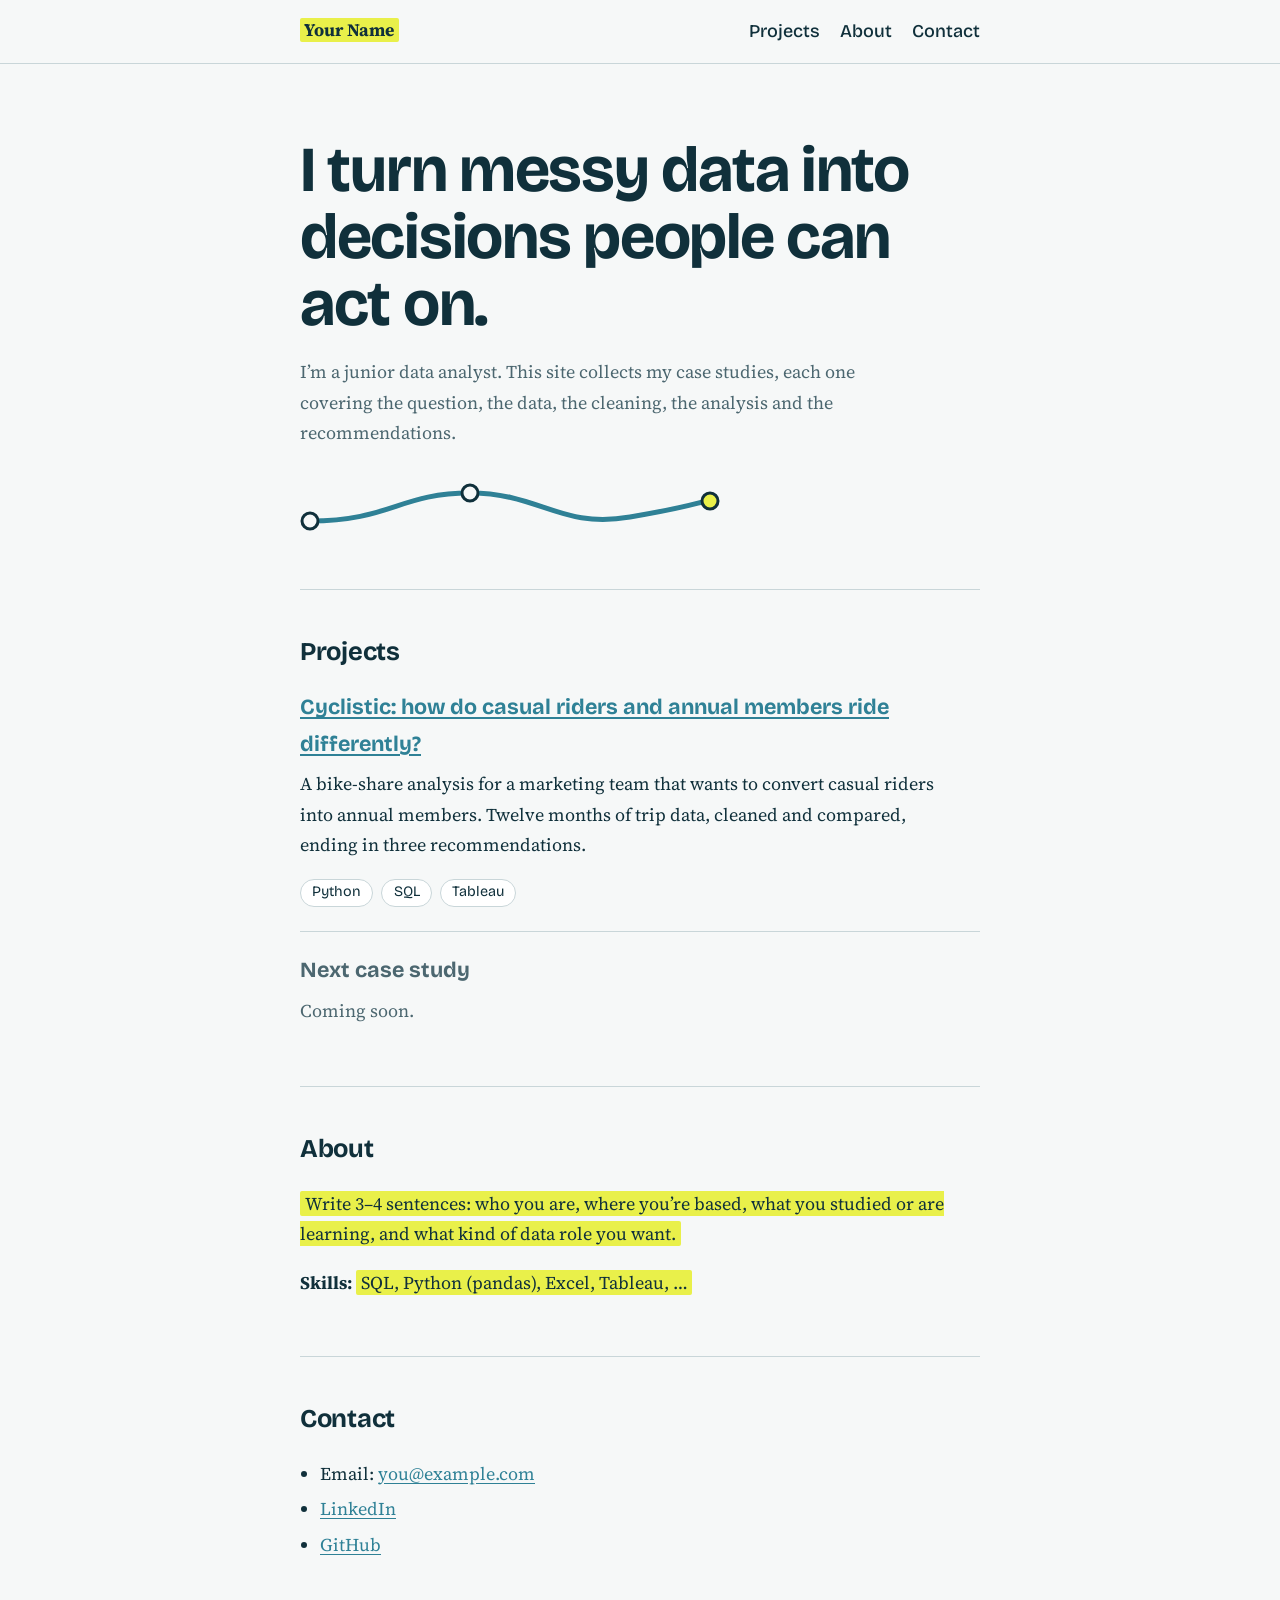
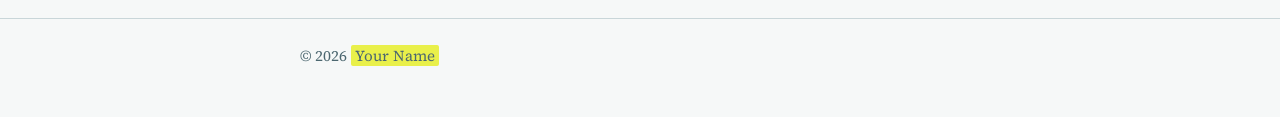
<file: index.html>
<!DOCTYPE html>
<html lang="en">
<head>
<meta charset="utf-8">
<meta name="viewport" content="width=device-width, initial-scale=1">
<title>Your Name – Data Analyst Portfolio</title>
<meta name="description" content="Portfolio of a junior data analyst: case studies in SQL, Python and data visualization.">
<link rel="preconnect" href="https://fonts.googleapis.com">
<link href="https://fonts.googleapis.com/css2?family=Bricolage+Grotesque:wght@500;700&family=Source+Serif+4:wght@400;600&display=swap" rel="stylesheet">
<link rel="stylesheet" href="style.css">
</head>
<body>
<header><div class="wrap">
  <a class="brand" href="index.html"><span class="todo">Your Name</span></a>
  <nav aria-label="Main"><a href="#projects">Projects</a><a href="#about">About</a><a href="#contact">Contact</a></nav>
</div></header>
<main class="wrap">
  <div class="hero">
    <h1>I turn messy data into decisions people can act on.</h1>
    <p>I’m a junior data analyst. This site collects my case studies, each one covering the question, the data, the cleaning, the analysis and the recommendations.</p>
    <svg class="route" viewBox="0 0 420 60" role="img" aria-label="A bike route connecting three stations">
      <path d="M10 40 C90 40 100 12 170 12 S260 48 330 36 S400 20 410 20" fill="none" stroke="#2F8196" stroke-width="5" stroke-linecap="round"/>
      <circle cx="10" cy="40" r="8" fill="#F6F8F8" stroke="#10303B" stroke-width="3"/>
      <circle cx="170" cy="12" r="8" fill="#F6F8F8" stroke="#10303B" stroke-width="3"/>
      <circle cx="410" cy="20" r="8" fill="#E9F04A" stroke="#10303B" stroke-width="3"/>
    </svg>
  </div>

  <section id="projects">
    <h2>Projects</h2>
    <article class="project">
      <h3><a href="cyclistic.html">Cyclistic: how do casual riders and annual members ride differently?</a></h3>
      <p>A bike-share analysis for a marketing team that wants to convert casual riders into annual members. Twelve months of trip data, cleaned and compared, ending in three recommendations.</p>
      <ul class="tags"><li>Python</li><li>SQL</li><li>Tableau</li></ul>
    </article>
    <article class="project soon">
      <h3>Next case study</h3>
      <p>Coming soon.</p>
    </article>
  </section>

  <section id="about">
    <h2>About</h2>
    <p><span class="todo">Write 3–4 sentences: who you are, where you’re based, what you studied or are learning, and what kind of data role you want.</span></p>
    <p><strong>Skills:</strong> <span class="todo">SQL, Python (pandas), Excel, Tableau, …</span></p>
  </section>

  <section id="contact">
    <h2>Contact</h2>
    <ul>
      <li>Email: <a href="mailto:you@example.com">you@example.com</a></li>
      <li><a href="https://www.linkedin.com/in/your-profile">LinkedIn</a></li>
      <li><a href="https://github.com/your-username">GitHub</a></li>
    </ul>
  </section>
</main>
<footer><div class="wrap">© 2026 <span class="todo">Your Name</span></div></footer>
</body>
</html>
</file>
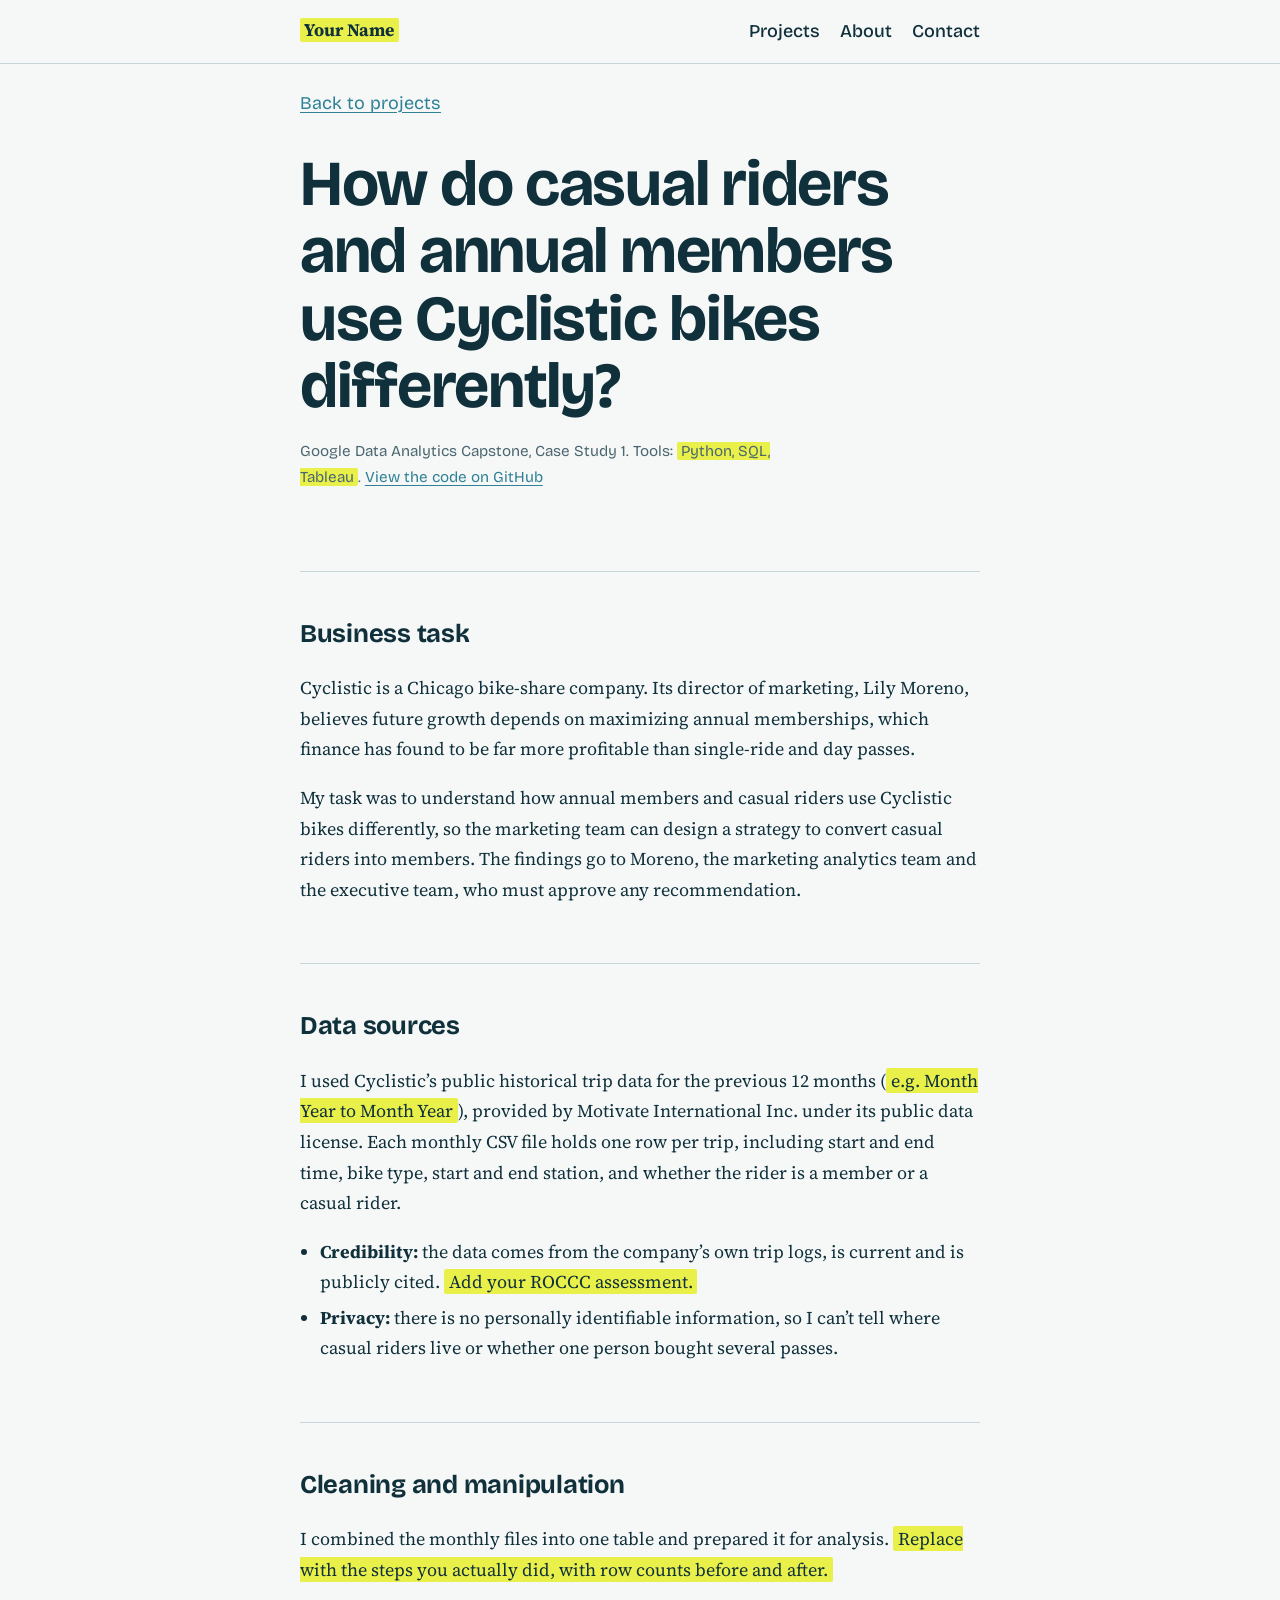
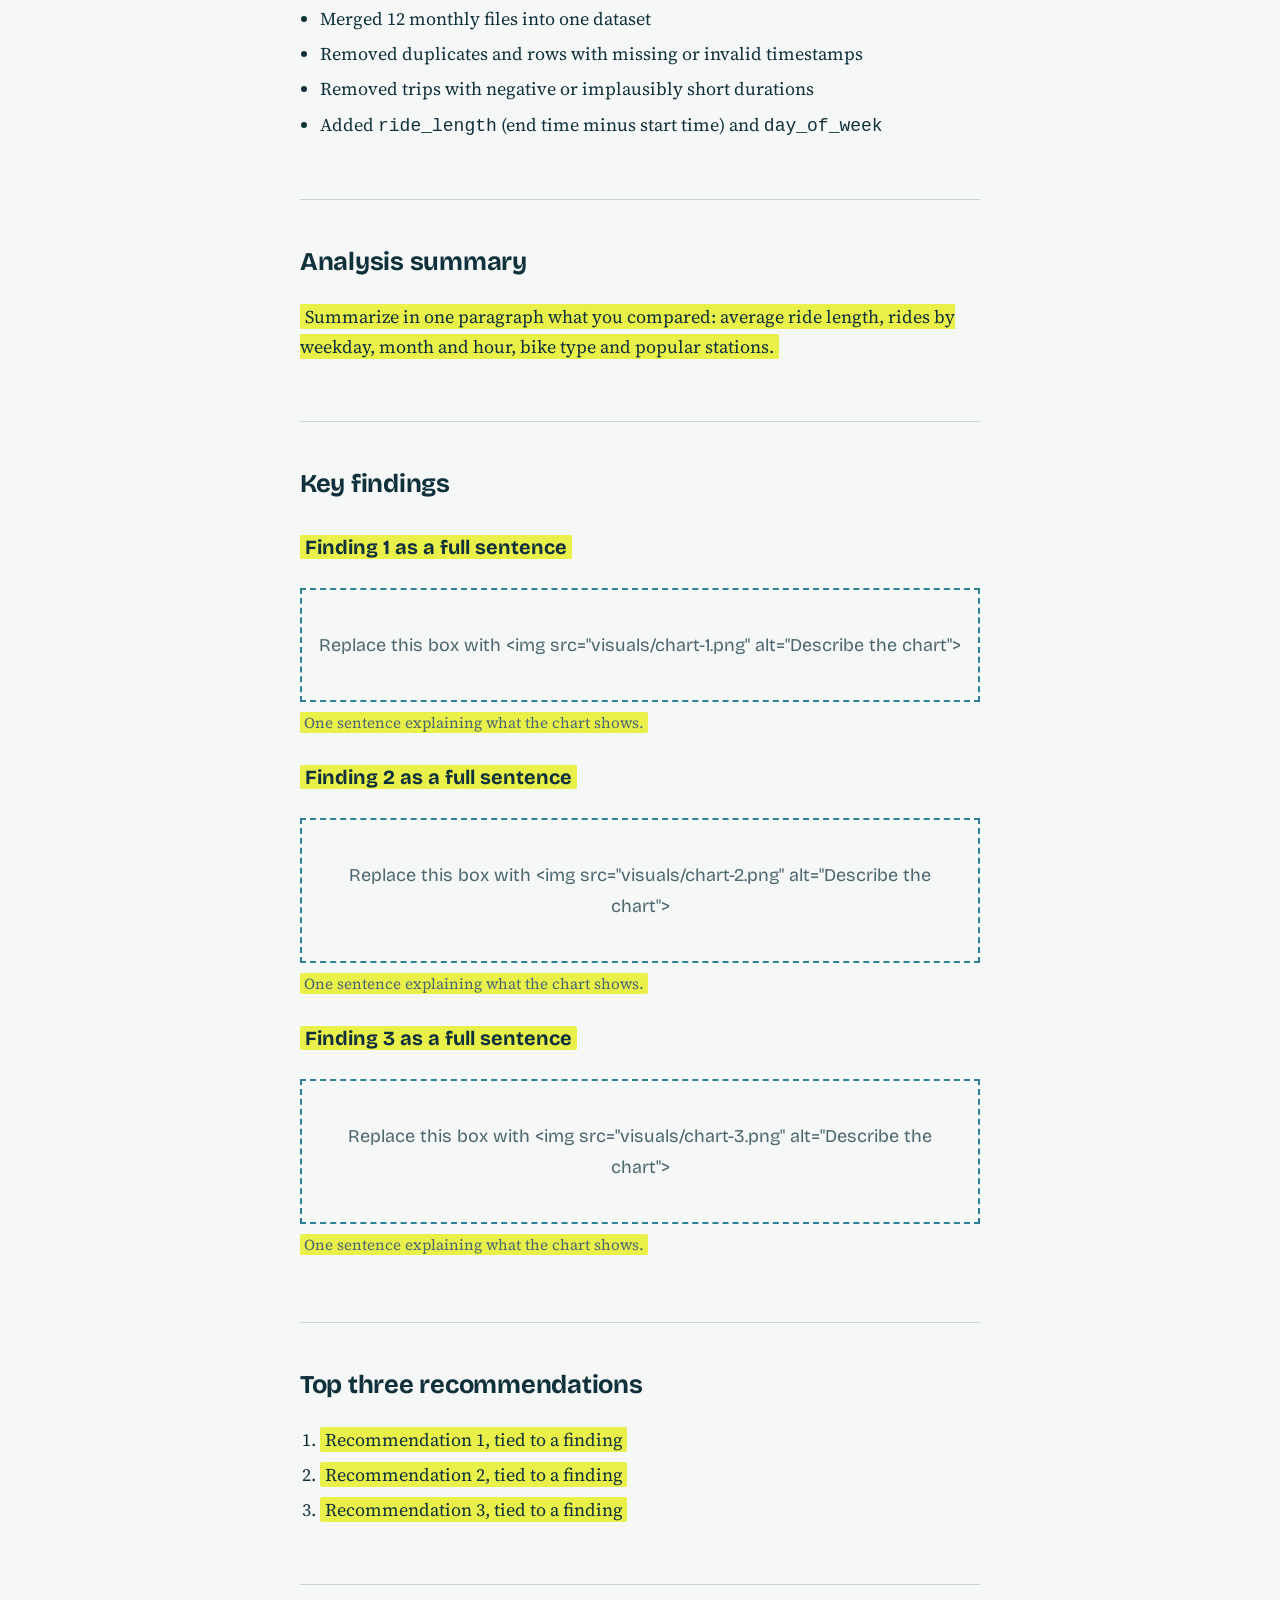
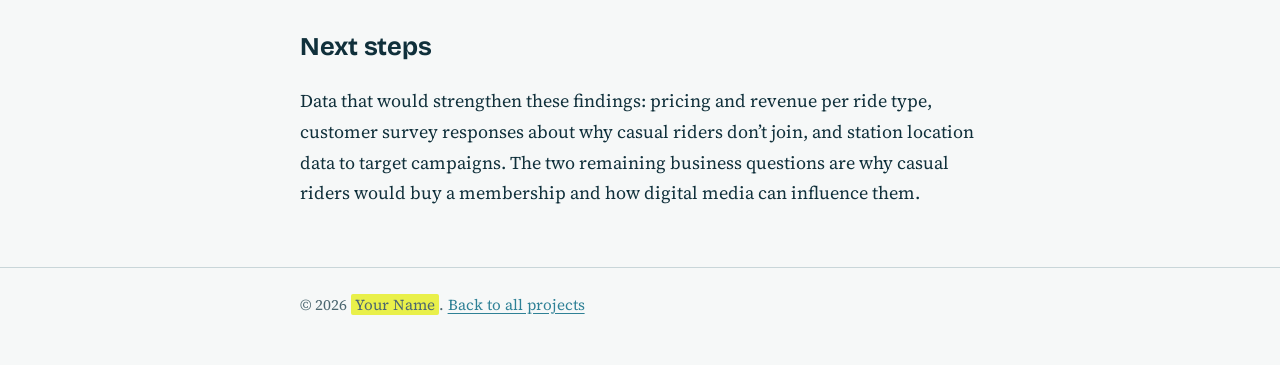
<file: cyclistic.html>
<!DOCTYPE html>
<html lang="en">
<head>
<meta charset="utf-8">
<meta name="viewport" content="width=device-width, initial-scale=1">
<title>Cyclistic Case Study – Your Name</title>
<meta name="description" content="How do annual members and casual riders use Cyclistic bikes differently? A bike-share data analysis case study.">
<link rel="preconnect" href="https://fonts.googleapis.com">
<link href="https://fonts.googleapis.com/css2?family=Bricolage+Grotesque:wght@500;700&family=Source+Serif+4:wght@400;600&display=swap" rel="stylesheet">
<link rel="stylesheet" href="style.css">
</head>
<body>
<header><div class="wrap">
  <a class="brand" href="index.html"><span class="todo">Your Name</span></a>
  <nav aria-label="Main"><a href="index.html#projects">Projects</a><a href="index.html#about">About</a><a href="index.html#contact">Contact</a></nav>
</div></header>
<main class="wrap">
  <a class="back" href="index.html#projects">Back to projects</a>
  <div class="hero" style="padding-top:2rem">
    <h1>How do casual riders and annual members use Cyclistic bikes differently?</h1>
    <p class="meta">Google Data Analytics Capstone, Case Study 1. Tools: <span class="todo">Python, SQL, Tableau</span>. <a href="https://github.com/your-username/cyclistic-bike-share-case-study">View the code on GitHub</a></p>
  </div>

  <section id="task">
    <h2>Business task</h2>
    <p>Cyclistic is a Chicago bike-share company. Its director of marketing, Lily Moreno, believes future growth depends on maximizing annual memberships, which finance has found to be far more profitable than single-ride and day passes.</p>
    <p>My task was to understand how annual members and casual riders use Cyclistic bikes differently, so the marketing team can design a strategy to convert casual riders into members. The findings go to Moreno, the marketing analytics team and the executive team, who must approve any recommendation.</p>
  </section>

  <section id="data">
    <h2>Data sources</h2>
    <p>I used Cyclistic’s public historical trip data for the previous 12 months (<span class="todo">e.g. Month Year to Month Year</span>), provided by Motivate International Inc. under its public data license. Each monthly CSV file holds one row per trip, including start and end time, bike type, start and end station, and whether the rider is a member or a casual rider.</p>
    <ul>
      <li><strong>Credibility:</strong> the data comes from the company’s own trip logs, is current and is publicly cited. <span class="todo">Add your ROCCC assessment.</span></li>
      <li><strong>Privacy:</strong> there is no personally identifiable information, so I can’t tell where casual riders live or whether one person bought several passes.</li>
    </ul>
  </section>

  <section id="cleaning">
    <h2>Cleaning and manipulation</h2>
    <p>I combined the monthly files into one table and prepared it for analysis. <span class="todo">Replace with the steps you actually did, with row counts before and after.</span></p>
    <ul>
      <li>Merged 12 monthly files into one dataset</li>
      <li>Removed duplicates and rows with missing or invalid timestamps</li>
      <li>Removed trips with negative or implausibly short durations</li>
      <li>Added <code>ride_length</code> (end time minus start time) and <code>day_of_week</code></li>
    </ul>
  </section>

  <section id="analysis">
    <h2>Analysis summary</h2>
    <p><span class="todo">Summarize in one paragraph what you compared: average ride length, rides by weekday, month and hour, bike type and popular stations.</span></p>
  </section>

  <section id="findings">
    <h2>Key findings</h2>
    <h3><span class="todo">Finding 1 as a full sentence</span></h3>
    <figure>
      <div class="fig">Replace this box with &lt;img src="visuals/chart-1.png" alt="Describe the chart"&gt;</div>
      <figcaption><span class="todo">One sentence explaining what the chart shows.</span></figcaption>
    </figure>
    <h3><span class="todo">Finding 2 as a full sentence</span></h3>
    <figure>
      <div class="fig">Replace this box with &lt;img src="visuals/chart-2.png" alt="Describe the chart"&gt;</div>
      <figcaption><span class="todo">One sentence explaining what the chart shows.</span></figcaption>
    </figure>
    <h3><span class="todo">Finding 3 as a full sentence</span></h3>
    <figure>
      <div class="fig">Replace this box with &lt;img src="visuals/chart-3.png" alt="Describe the chart"&gt;</div>
      <figcaption><span class="todo">One sentence explaining what the chart shows.</span></figcaption>
    </figure>
  </section>

  <section id="recommendations">
    <h2>Top three recommendations</h2>
    <ol>
      <li><span class="todo">Recommendation 1, tied to a finding</span></li>
      <li><span class="todo">Recommendation 2, tied to a finding</span></li>
      <li><span class="todo">Recommendation 3, tied to a finding</span></li>
    </ol>
  </section>

  <section id="next">
    <h2>Next steps</h2>
    <p>Data that would strengthen these findings: pricing and revenue per ride type, customer survey responses about why casual riders don’t join, and station location data to target campaigns. The two remaining business questions are why casual riders would buy a membership and how digital media can influence them.</p>
  </section>
</main>
<footer><div class="wrap">© 2026 <span class="todo">Your Name</span>. <a href="index.html">Back to all projects</a></div></footer>
</body>
</html>
</file>
<file: style.css>
:root{--paper:#F6F8F8;--ink:#10303B;--teal:#2F8196;--line:#C9D6D9;--mark:#E9F04A;--muted:#4C6770}
*{box-sizing:border-box}
html{scroll-behavior:smooth}
body{margin:0;background:var(--paper);color:var(--ink);font-family:'Source Serif 4',Georgia,serif;font-size:1.125rem;line-height:1.7}
h1,h2,h3,nav,.meta,.tags{font-family:'Bricolage Grotesque',system-ui,-apple-system,'Segoe UI',sans-serif}
.wrap{max-width:720px;margin:0 auto;padding:0 1.25rem}
a{color:var(--teal);text-underline-offset:3px}
a:hover{color:var(--ink)}
a:focus-visible{outline:3px solid var(--ink);outline-offset:3px;border-radius:2px}
header{border-bottom:1px solid var(--line)}
header .wrap{display:flex;justify-content:space-between;align-items:center;padding-top:1rem;padding-bottom:1rem}
.brand{font-weight:700;color:var(--ink);text-decoration:none;font-size:1.1rem}
nav a{margin-left:1.25rem;color:var(--ink);text-decoration:none;font-weight:500}
nav a:hover{text-decoration:underline}
.hero{padding:4.5rem 0 3rem}
.hero h1{font-size:clamp(2.3rem,7vw,4rem);line-height:1.05;letter-spacing:-.02em;margin:0 0 1.25rem;max-width:14em}
.hero p{max-width:34em;color:var(--muted)}
.route{display:block;width:100%;max-width:420px;height:auto;margin-top:2rem}
section{padding:2.5rem 0;border-top:1px solid var(--line)}
h2{font-size:1.6rem;margin:0 0 1rem;letter-spacing:-.01em}
h3{font-size:1.25rem;margin:1.5rem 0 .5rem}
.project{display:grid;gap:.4rem;padding:1.25rem 0;border-top:1px solid var(--line)}
.project:first-of-type{border-top:0;padding-top:0}
.project h3{margin:0;font-size:1.35rem}
.project p{margin:0;max-width:36em}
.project.soon h3,.project.soon p{color:var(--muted)}
.tags{display:flex;gap:.5rem;flex-wrap:wrap;margin:.4rem 0 0;padding:0;list-style:none;font-size:.9rem}
.tags li{border:1px solid var(--line);border-radius:999px;padding:.05rem .7rem;background:#fff}
.meta{color:var(--muted);font-size:.95rem;margin:0 0 2rem}
.todo{background:var(--mark);padding:0 .25em;border-radius:2px}
.fig{border:2px dashed var(--teal);padding:2.5rem 1rem;text-align:center;color:var(--muted);margin:1.25rem 0 .5rem;font-family:'Bricolage Grotesque',system-ui,sans-serif}
figure{margin:1.5rem 0}
figure img{max-width:100%;height:auto}
figcaption{font-size:.95rem;color:var(--muted)}
.back{display:inline-block;margin:1.5rem 0 0;font-family:'Bricolage Grotesque',system-ui,sans-serif}
ul,ol{padding-left:1.25rem}
li{margin:.3rem 0}
footer{border-top:1px solid var(--line);padding:1.5rem 0 3rem;color:var(--muted);font-size:.95rem}
@media (prefers-reduced-motion:reduce){html{scroll-behavior:auto}}
</file>
